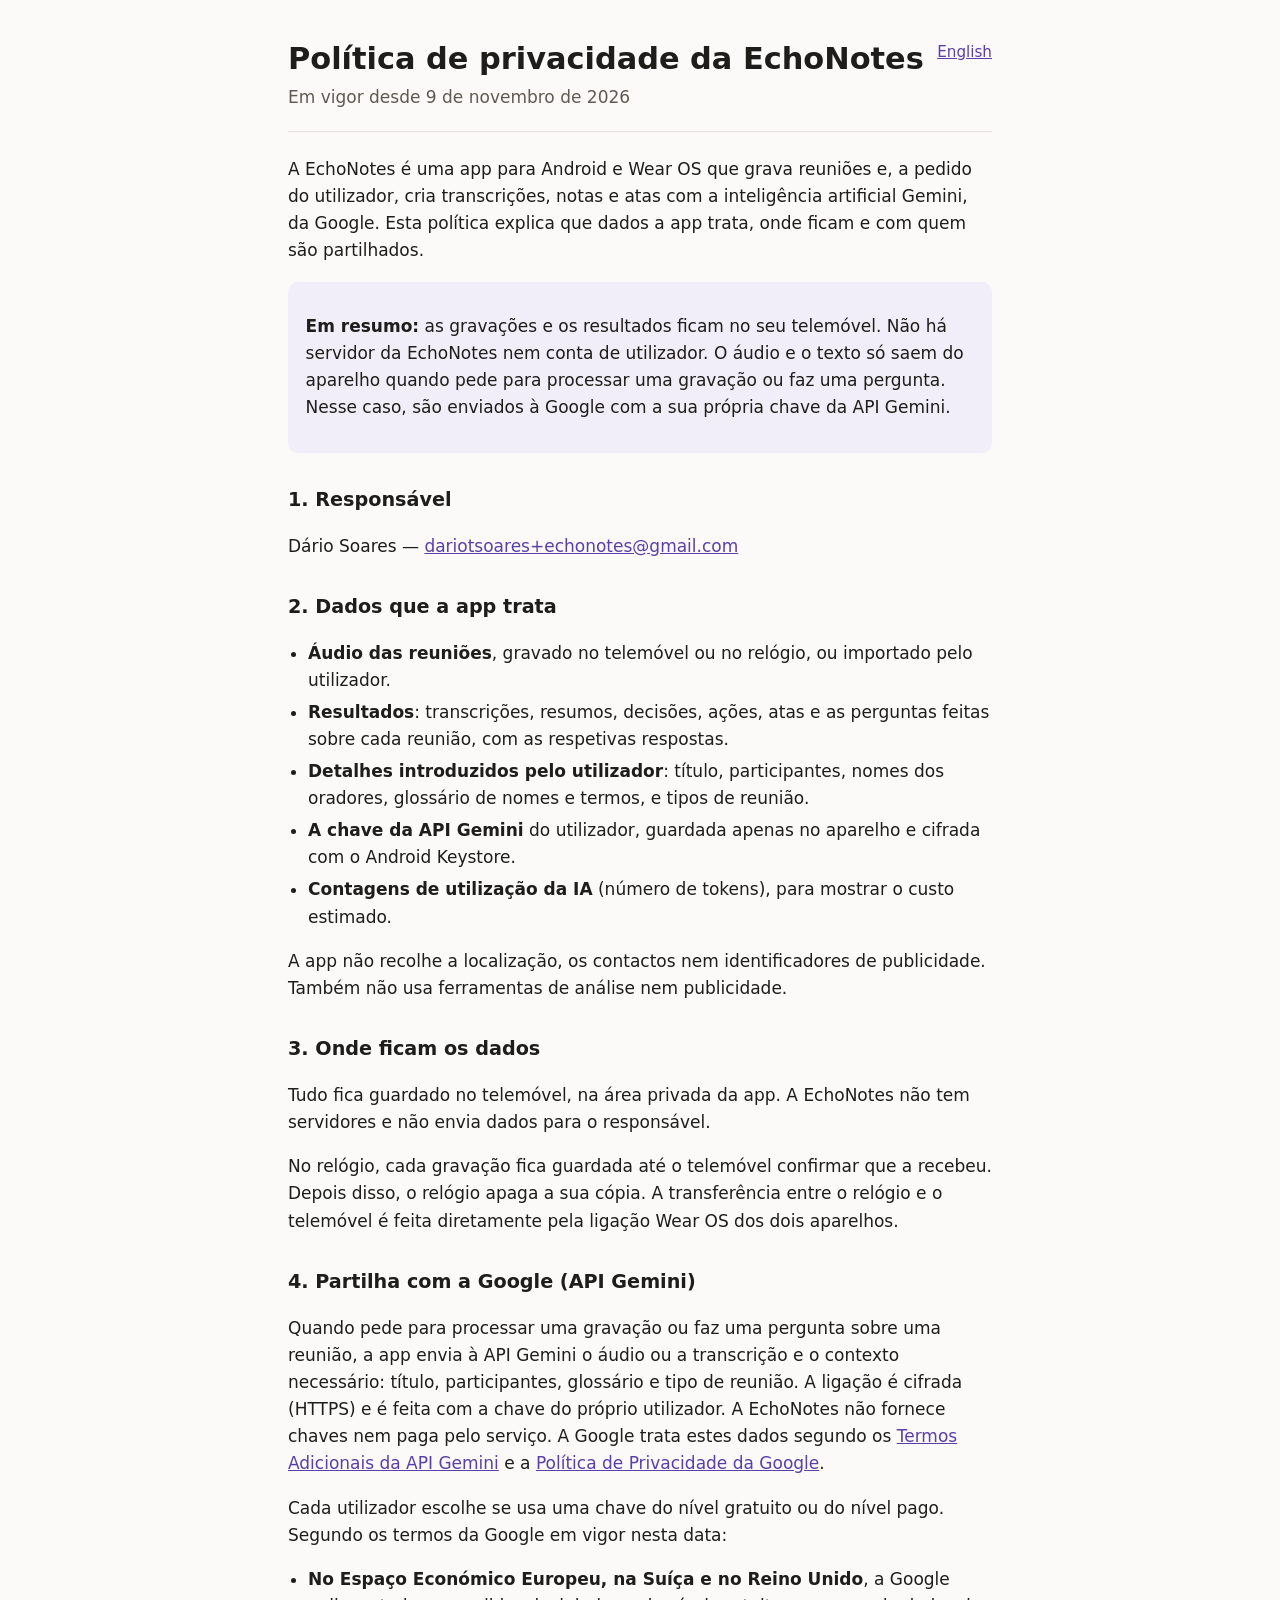
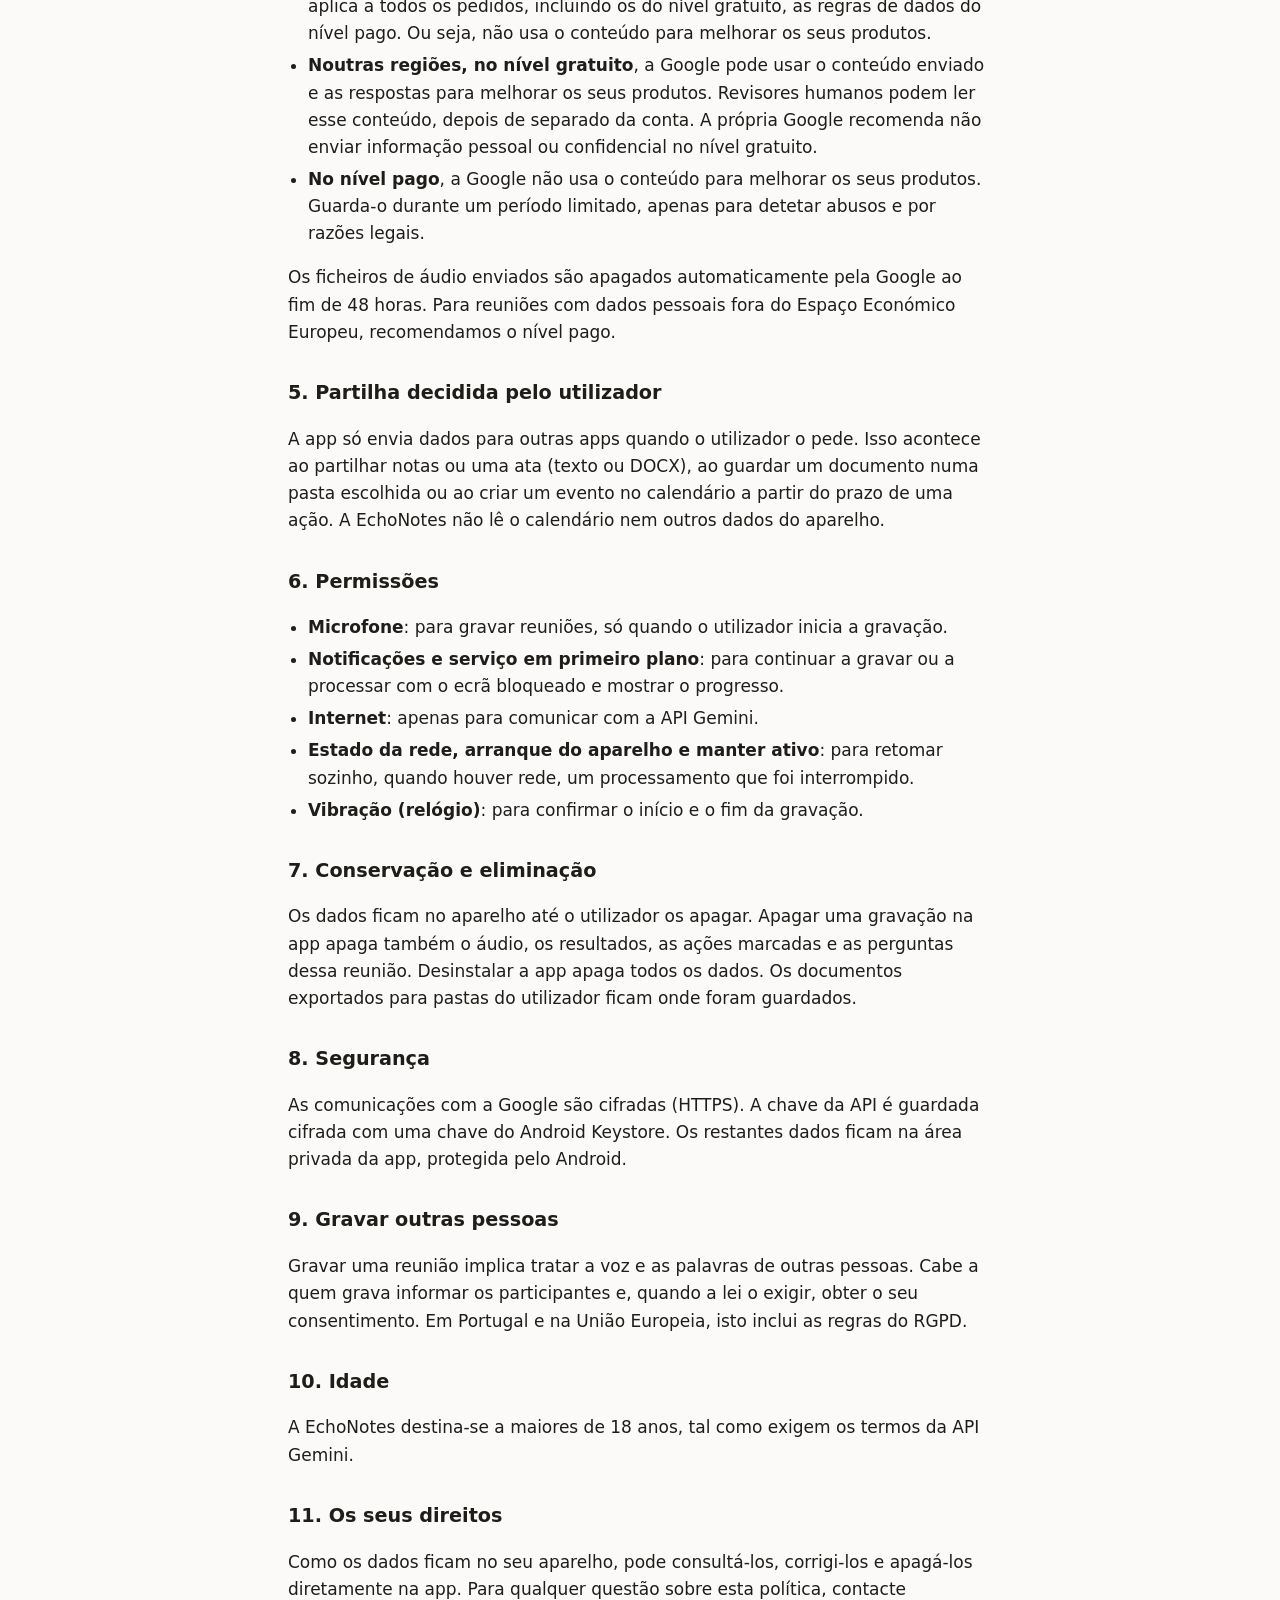
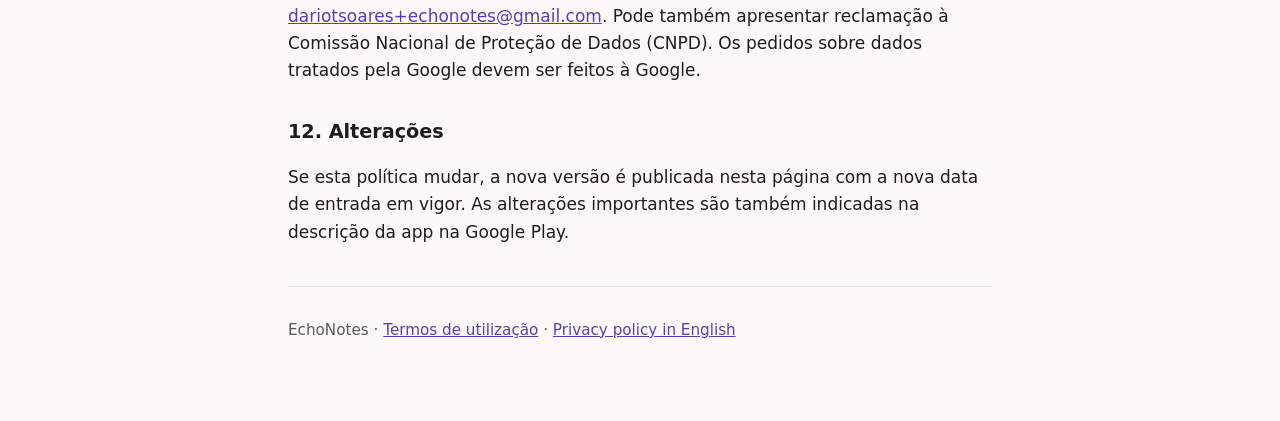
<file: index.html>
<!doctype html>
<html lang="pt-PT">
<head>
<meta charset="utf-8">
<meta name="viewport" content="width=device-width, initial-scale=1">
<title>EchoNotes — Política de privacidade</title>
<meta name="description" content="Política de privacidade da app EchoNotes (Android e Wear OS).">
<link rel="stylesheet" href="style.css">
<link rel="alternate" hreflang="en" href="en.html">
</head>
<body>
<main>
<header>
  <a class="lang" href="en.html" hreflang="en">English</a>
  <h1>Política de privacidade da EchoNotes</h1>
  <p class="meta">Em vigor desde 9 de novembro de 2026</p>
</header>

<p>A EchoNotes é uma app para Android e Wear OS que grava reuniões e, a pedido do utilizador, cria transcrições, notas e atas com a inteligência artificial Gemini, da Google. Esta política explica que dados a app trata, onde ficam e com quem são partilhados.</p>

<div class="box">
  <p><strong>Em resumo:</strong> as gravações e os resultados ficam no seu telemóvel. Não há servidor da EchoNotes nem conta de utilizador. O áudio e o texto só saem do aparelho quando pede para processar uma gravação ou faz uma pergunta. Nesse caso, são enviados à Google com a sua própria chave da API Gemini.</p>
</div>

<h2>1. Responsável</h2>
<p>Dário Soares — <a href="mailto:dariotsoares+echonotes@gmail.com">dariotsoares+echonotes@gmail.com</a></p>

<h2>2. Dados que a app trata</h2>
<ul>
  <li><strong>Áudio das reuniões</strong>, gravado no telemóvel ou no relógio, ou importado pelo utilizador.</li>
  <li><strong>Resultados</strong>: transcrições, resumos, decisões, ações, atas e as perguntas feitas sobre cada reunião, com as respetivas respostas.</li>
  <li><strong>Detalhes introduzidos pelo utilizador</strong>: título, participantes, nomes dos oradores, glossário de nomes e termos, e tipos de reunião.</li>
  <li><strong>A chave da API Gemini</strong> do utilizador, guardada apenas no aparelho e cifrada com o Android Keystore.</li>
  <li><strong>Contagens de utilização da IA</strong> (número de tokens), para mostrar o custo estimado.</li>
</ul>
<p>A app não recolhe a localização, os contactos nem identificadores de publicidade. Também não usa ferramentas de análise nem publicidade.</p>

<h2>3. Onde ficam os dados</h2>
<p>Tudo fica guardado no telemóvel, na área privada da app. A EchoNotes não tem servidores e não envia dados para o responsável.</p>
<p>No relógio, cada gravação fica guardada até o telemóvel confirmar que a recebeu. Depois disso, o relógio apaga a sua cópia. A transferência entre o relógio e o telemóvel é feita diretamente pela ligação Wear OS dos dois aparelhos.</p>

<h2>4. Partilha com a Google (API Gemini)</h2>
<p>Quando pede para processar uma gravação ou faz uma pergunta sobre uma reunião, a app envia à API Gemini o áudio ou a transcrição e o contexto necessário: título, participantes, glossário e tipo de reunião. A ligação é cifrada (HTTPS) e é feita com a chave do próprio utilizador. A EchoNotes não fornece chaves nem paga pelo serviço. A Google trata estes dados segundo os <a href="https://ai.google.dev/gemini-api/terms">Termos Adicionais da API Gemini</a> e a <a href="https://policies.google.com/privacy">Política de Privacidade da Google</a>.</p>
<p>Cada utilizador escolhe se usa uma chave do nível gratuito ou do nível pago. Segundo os termos da Google em vigor nesta data:</p>
<ul>
  <li><strong>No Espaço Económico Europeu, na Suíça e no Reino Unido</strong>, a Google aplica a todos os pedidos, incluindo os do nível gratuito, as regras de dados do nível pago. Ou seja, não usa o conteúdo para melhorar os seus produtos.</li>
  <li><strong>Noutras regiões, no nível gratuito</strong>, a Google pode usar o conteúdo enviado e as respostas para melhorar os seus produtos. Revisores humanos podem ler esse conteúdo, depois de separado da conta. A própria Google recomenda não enviar informação pessoal ou confidencial no nível gratuito.</li>
  <li><strong>No nível pago</strong>, a Google não usa o conteúdo para melhorar os seus produtos. Guarda-o durante um período limitado, apenas para detetar abusos e por razões legais.</li>
</ul>
<p>Os ficheiros de áudio enviados são apagados automaticamente pela Google ao fim de 48 horas. Para reuniões com dados pessoais fora do Espaço Económico Europeu, recomendamos o nível pago.</p>

<h2>5. Partilha decidida pelo utilizador</h2>
<p>A app só envia dados para outras apps quando o utilizador o pede. Isso acontece ao partilhar notas ou uma ata (texto ou DOCX), ao guardar um documento numa pasta escolhida ou ao criar um evento no calendário a partir do prazo de uma ação. A EchoNotes não lê o calendário nem outros dados do aparelho.</p>

<h2>6. Permissões</h2>
<ul>
  <li><strong>Microfone</strong>: para gravar reuniões, só quando o utilizador inicia a gravação.</li>
  <li><strong>Notificações e serviço em primeiro plano</strong>: para continuar a gravar ou a processar com o ecrã bloqueado e mostrar o progresso.</li>
  <li><strong>Internet</strong>: apenas para comunicar com a API Gemini.</li>
  <li><strong>Estado da rede, arranque do aparelho e manter ativo</strong>: para retomar sozinho, quando houver rede, um processamento que foi interrompido.</li>
  <li><strong>Vibração (relógio)</strong>: para confirmar o início e o fim da gravação.</li>
</ul>

<h2>7. Conservação e eliminação</h2>
<p>Os dados ficam no aparelho até o utilizador os apagar. Apagar uma gravação na app apaga também o áudio, os resultados, as ações marcadas e as perguntas dessa reunião. Desinstalar a app apaga todos os dados. Os documentos exportados para pastas do utilizador ficam onde foram guardados.</p>

<h2>8. Segurança</h2>
<p>As comunicações com a Google são cifradas (HTTPS). A chave da API é guardada cifrada com uma chave do Android Keystore. Os restantes dados ficam na área privada da app, protegida pelo Android.</p>

<h2>9. Gravar outras pessoas</h2>
<p>Gravar uma reunião implica tratar a voz e as palavras de outras pessoas. Cabe a quem grava informar os participantes e, quando a lei o exigir, obter o seu consentimento. Em Portugal e na União Europeia, isto inclui as regras do RGPD.</p>

<h2>10. Idade</h2>
<p>A EchoNotes destina-se a maiores de 18 anos, tal como exigem os termos da API Gemini.</p>

<h2>11. Os seus direitos</h2>
<p>Como os dados ficam no seu aparelho, pode consultá-los, corrigi-los e apagá-los diretamente na app. Para qualquer questão sobre esta política, contacte <a href="mailto:dariotsoares+echonotes@gmail.com">dariotsoares+echonotes@gmail.com</a>. Pode também apresentar reclamação à Comissão Nacional de Proteção de Dados (CNPD). Os pedidos sobre dados tratados pela Google devem ser feitos à Google.</p>

<h2>12. Alterações</h2>
<p>Se esta política mudar, a nova versão é publicada nesta página com a nova data de entrada em vigor. As alterações importantes são também indicadas na descrição da app na Google Play.</p>

<footer>
  <p>EchoNotes · <a href="termos.html">Termos de utilização</a> · <a href="en.html" hreflang="en">Privacy policy in English</a></p>
</footer>
</main>
</body>
</html>
</file>
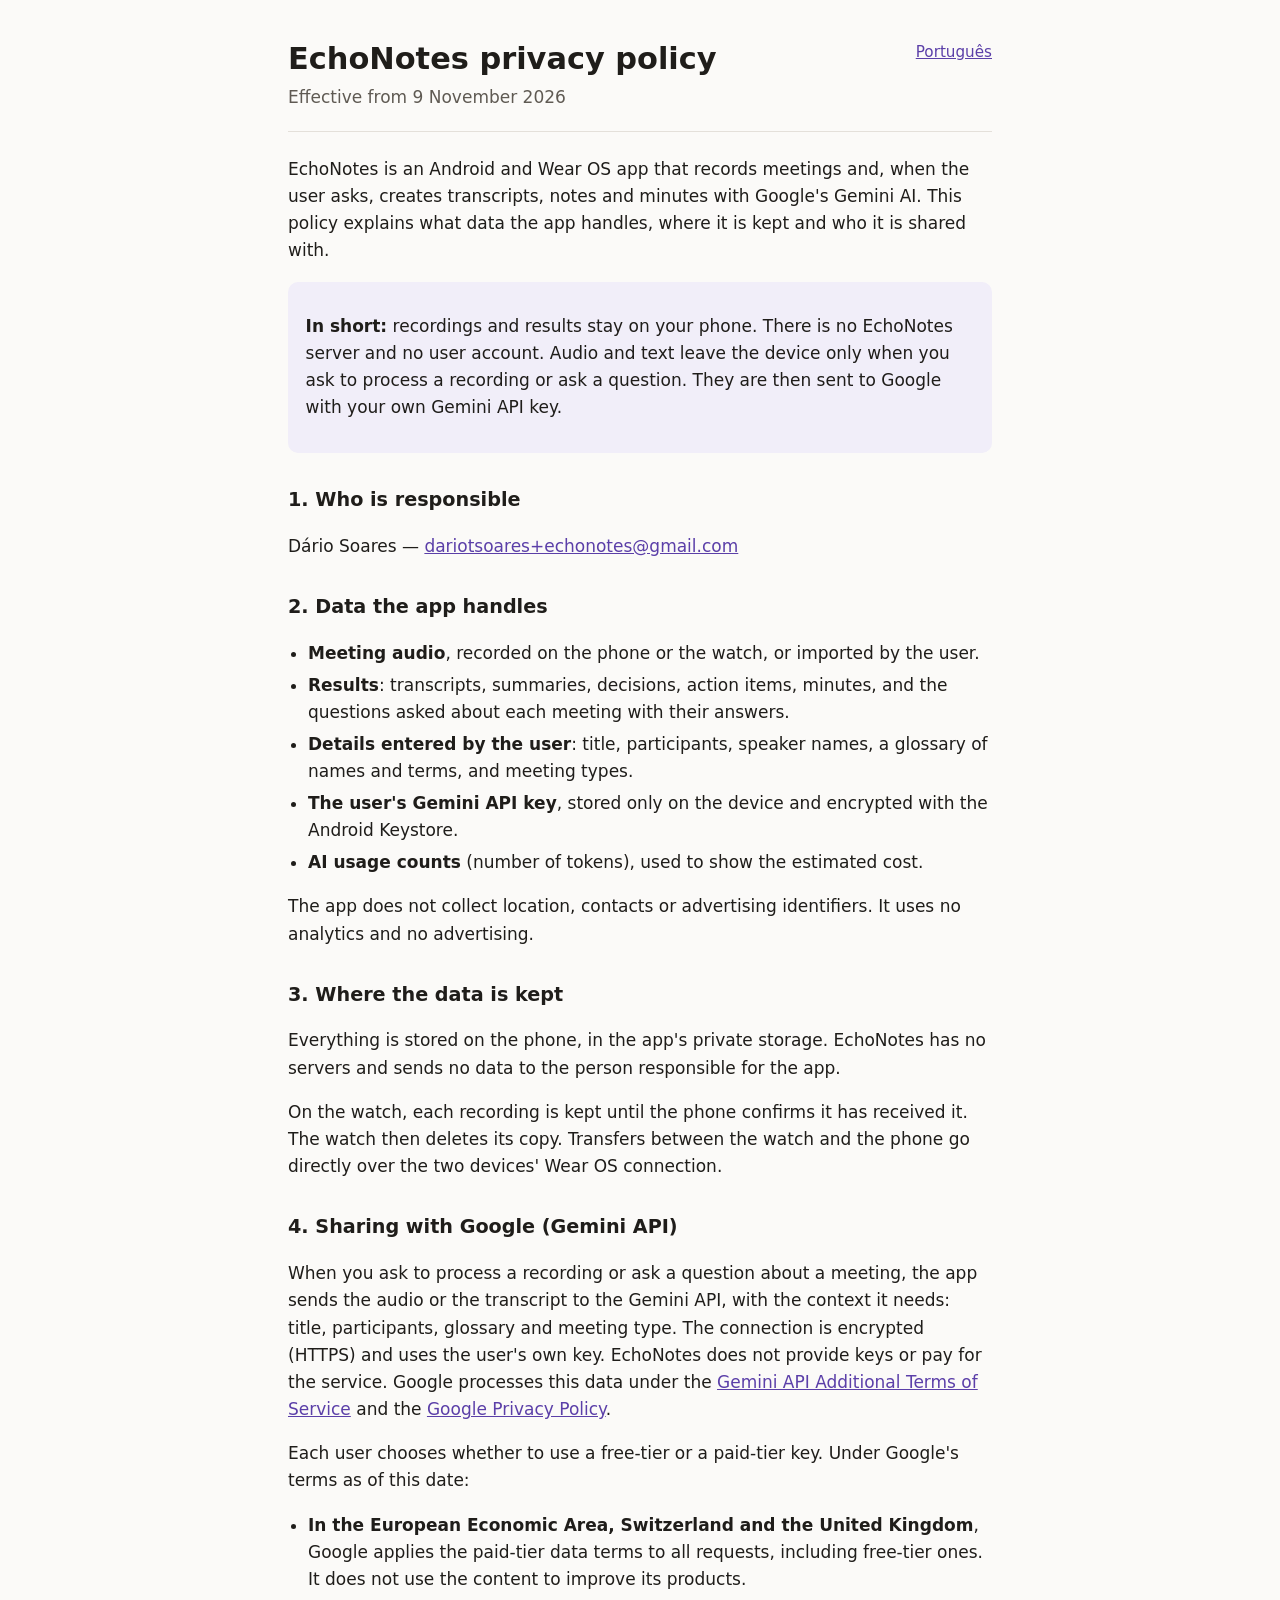
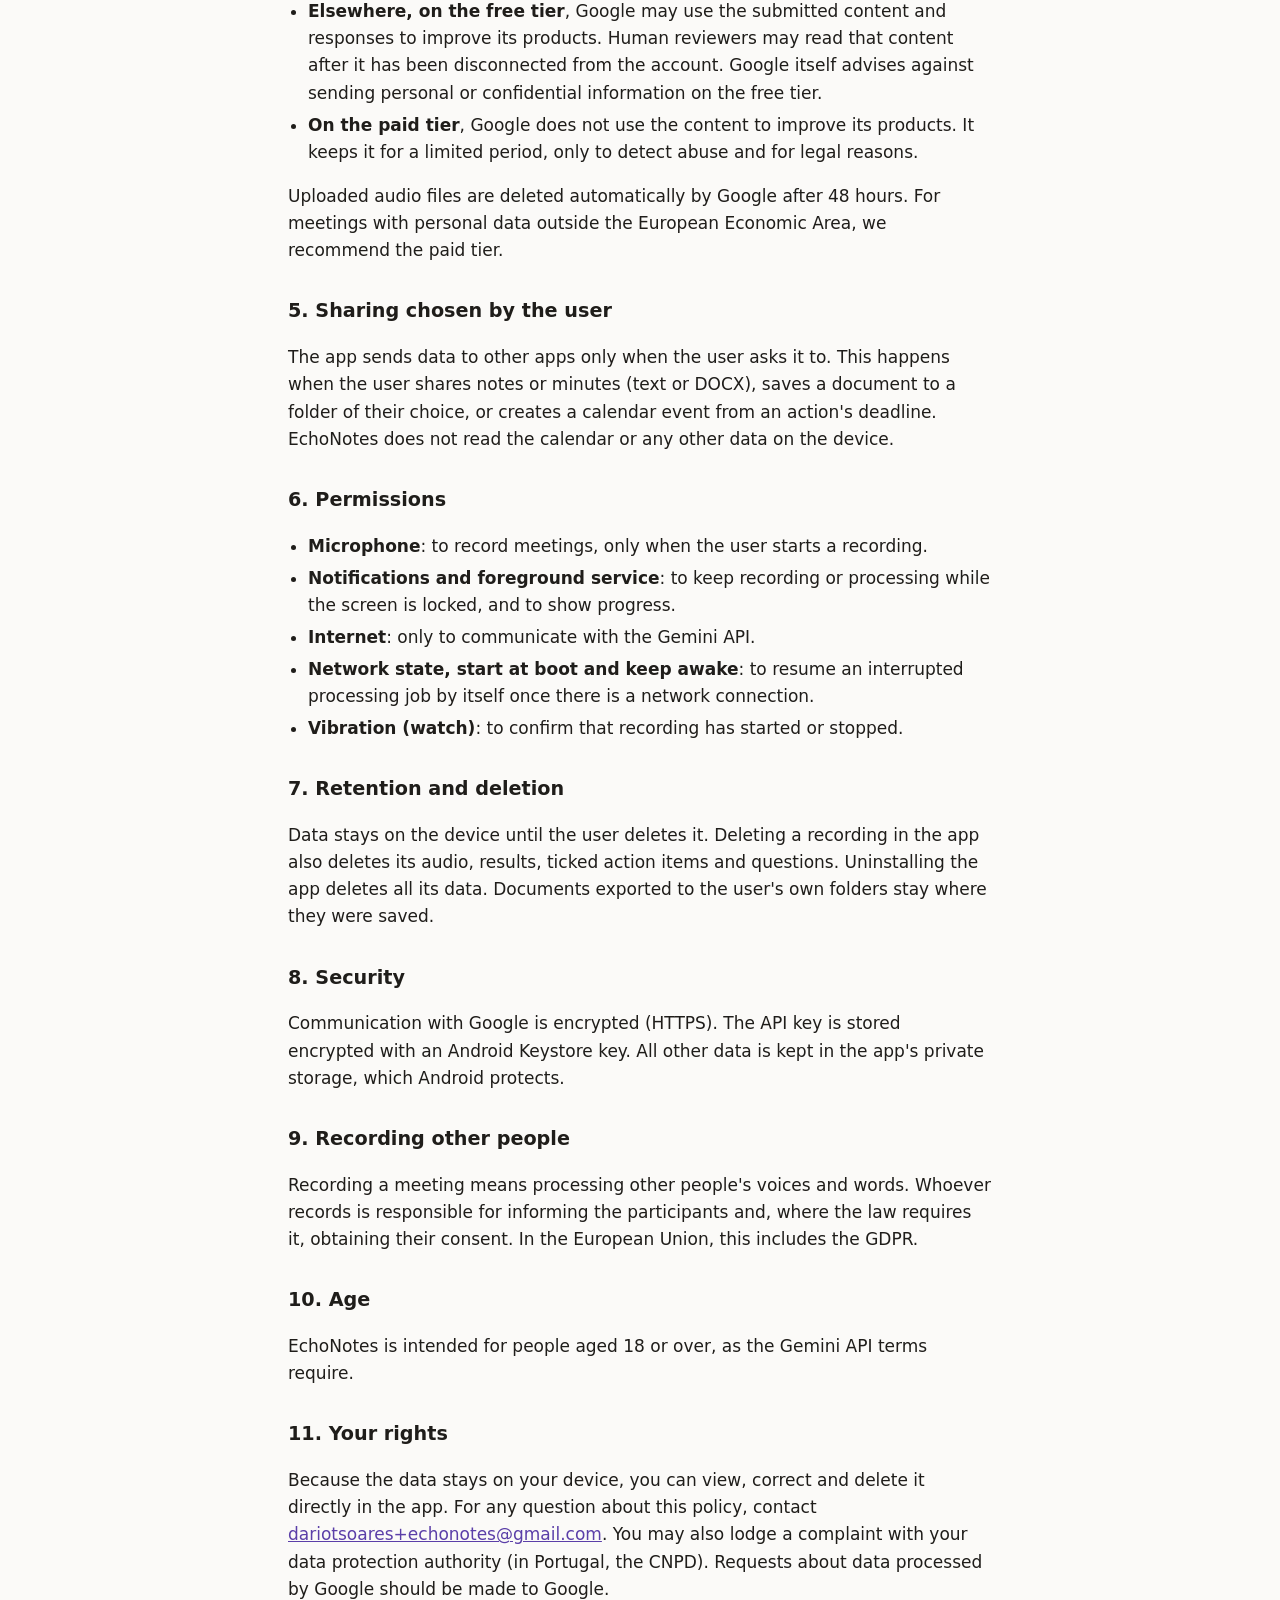
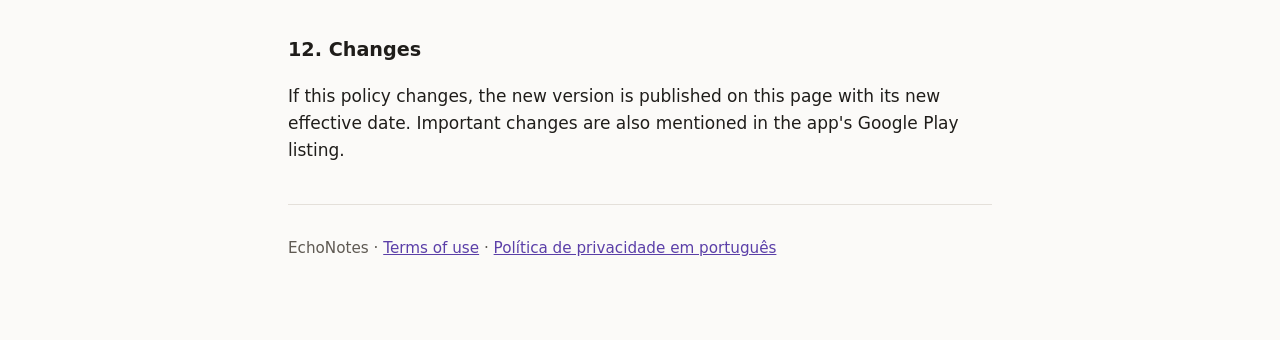
<file: en.html>
<!doctype html>
<html lang="en">
<head>
<meta charset="utf-8">
<meta name="viewport" content="width=device-width, initial-scale=1">
<title>EchoNotes — Privacy policy</title>
<meta name="description" content="Privacy policy of the EchoNotes app (Android and Wear OS).">
<link rel="stylesheet" href="style.css">
<link rel="alternate" hreflang="pt-PT" href="index.html">
</head>
<body>
<main>
<header>
  <a class="lang" href="index.html" hreflang="pt-PT">Português</a>
  <h1>EchoNotes privacy policy</h1>
  <p class="meta">Effective from 9 November 2026</p>
</header>

<p>EchoNotes is an Android and Wear OS app that records meetings and, when the user asks, creates transcripts, notes and minutes with Google's Gemini AI. This policy explains what data the app handles, where it is kept and who it is shared with.</p>

<div class="box">
  <p><strong>In short:</strong> recordings and results stay on your phone. There is no EchoNotes server and no user account. Audio and text leave the device only when you ask to process a recording or ask a question. They are then sent to Google with your own Gemini API key.</p>
</div>

<h2>1. Who is responsible</h2>
<p>Dário Soares — <a href="mailto:dariotsoares+echonotes@gmail.com">dariotsoares+echonotes@gmail.com</a></p>

<h2>2. Data the app handles</h2>
<ul>
  <li><strong>Meeting audio</strong>, recorded on the phone or the watch, or imported by the user.</li>
  <li><strong>Results</strong>: transcripts, summaries, decisions, action items, minutes, and the questions asked about each meeting with their answers.</li>
  <li><strong>Details entered by the user</strong>: title, participants, speaker names, a glossary of names and terms, and meeting types.</li>
  <li><strong>The user's Gemini API key</strong>, stored only on the device and encrypted with the Android Keystore.</li>
  <li><strong>AI usage counts</strong> (number of tokens), used to show the estimated cost.</li>
</ul>
<p>The app does not collect location, contacts or advertising identifiers. It uses no analytics and no advertising.</p>

<h2>3. Where the data is kept</h2>
<p>Everything is stored on the phone, in the app's private storage. EchoNotes has no servers and sends no data to the person responsible for the app.</p>
<p>On the watch, each recording is kept until the phone confirms it has received it. The watch then deletes its copy. Transfers between the watch and the phone go directly over the two devices' Wear OS connection.</p>

<h2>4. Sharing with Google (Gemini API)</h2>
<p>When you ask to process a recording or ask a question about a meeting, the app sends the audio or the transcript to the Gemini API, with the context it needs: title, participants, glossary and meeting type. The connection is encrypted (HTTPS) and uses the user's own key. EchoNotes does not provide keys or pay for the service. Google processes this data under the <a href="https://ai.google.dev/gemini-api/terms">Gemini API Additional Terms of Service</a> and the <a href="https://policies.google.com/privacy">Google Privacy Policy</a>.</p>
<p>Each user chooses whether to use a free-tier or a paid-tier key. Under Google's terms as of this date:</p>
<ul>
  <li><strong>In the European Economic Area, Switzerland and the United Kingdom</strong>, Google applies the paid-tier data terms to all requests, including free-tier ones. It does not use the content to improve its products.</li>
  <li><strong>Elsewhere, on the free tier</strong>, Google may use the submitted content and responses to improve its products. Human reviewers may read that content after it has been disconnected from the account. Google itself advises against sending personal or confidential information on the free tier.</li>
  <li><strong>On the paid tier</strong>, Google does not use the content to improve its products. It keeps it for a limited period, only to detect abuse and for legal reasons.</li>
</ul>
<p>Uploaded audio files are deleted automatically by Google after 48 hours. For meetings with personal data outside the European Economic Area, we recommend the paid tier.</p>

<h2>5. Sharing chosen by the user</h2>
<p>The app sends data to other apps only when the user asks it to. This happens when the user shares notes or minutes (text or DOCX), saves a document to a folder of their choice, or creates a calendar event from an action's deadline. EchoNotes does not read the calendar or any other data on the device.</p>

<h2>6. Permissions</h2>
<ul>
  <li><strong>Microphone</strong>: to record meetings, only when the user starts a recording.</li>
  <li><strong>Notifications and foreground service</strong>: to keep recording or processing while the screen is locked, and to show progress.</li>
  <li><strong>Internet</strong>: only to communicate with the Gemini API.</li>
  <li><strong>Network state, start at boot and keep awake</strong>: to resume an interrupted processing job by itself once there is a network connection.</li>
  <li><strong>Vibration (watch)</strong>: to confirm that recording has started or stopped.</li>
</ul>

<h2>7. Retention and deletion</h2>
<p>Data stays on the device until the user deletes it. Deleting a recording in the app also deletes its audio, results, ticked action items and questions. Uninstalling the app deletes all its data. Documents exported to the user's own folders stay where they were saved.</p>

<h2>8. Security</h2>
<p>Communication with Google is encrypted (HTTPS). The API key is stored encrypted with an Android Keystore key. All other data is kept in the app's private storage, which Android protects.</p>

<h2>9. Recording other people</h2>
<p>Recording a meeting means processing other people's voices and words. Whoever records is responsible for informing the participants and, where the law requires it, obtaining their consent. In the European Union, this includes the GDPR.</p>

<h2>10. Age</h2>
<p>EchoNotes is intended for people aged 18 or over, as the Gemini API terms require.</p>

<h2>11. Your rights</h2>
<p>Because the data stays on your device, you can view, correct and delete it directly in the app. For any question about this policy, contact <a href="mailto:dariotsoares+echonotes@gmail.com">dariotsoares+echonotes@gmail.com</a>. You may also lodge a complaint with your data protection authority (in Portugal, the CNPD). Requests about data processed by Google should be made to Google.</p>

<h2>12. Changes</h2>
<p>If this policy changes, the new version is published on this page with its new effective date. Important changes are also mentioned in the app's Google Play listing.</p>

<footer>
  <p>EchoNotes · <a href="terms.html">Terms of use</a> · <a href="index.html" hreflang="pt-PT">Política de privacidade em português</a></p>
</footer>
</main>
</body>
</html>
</file>
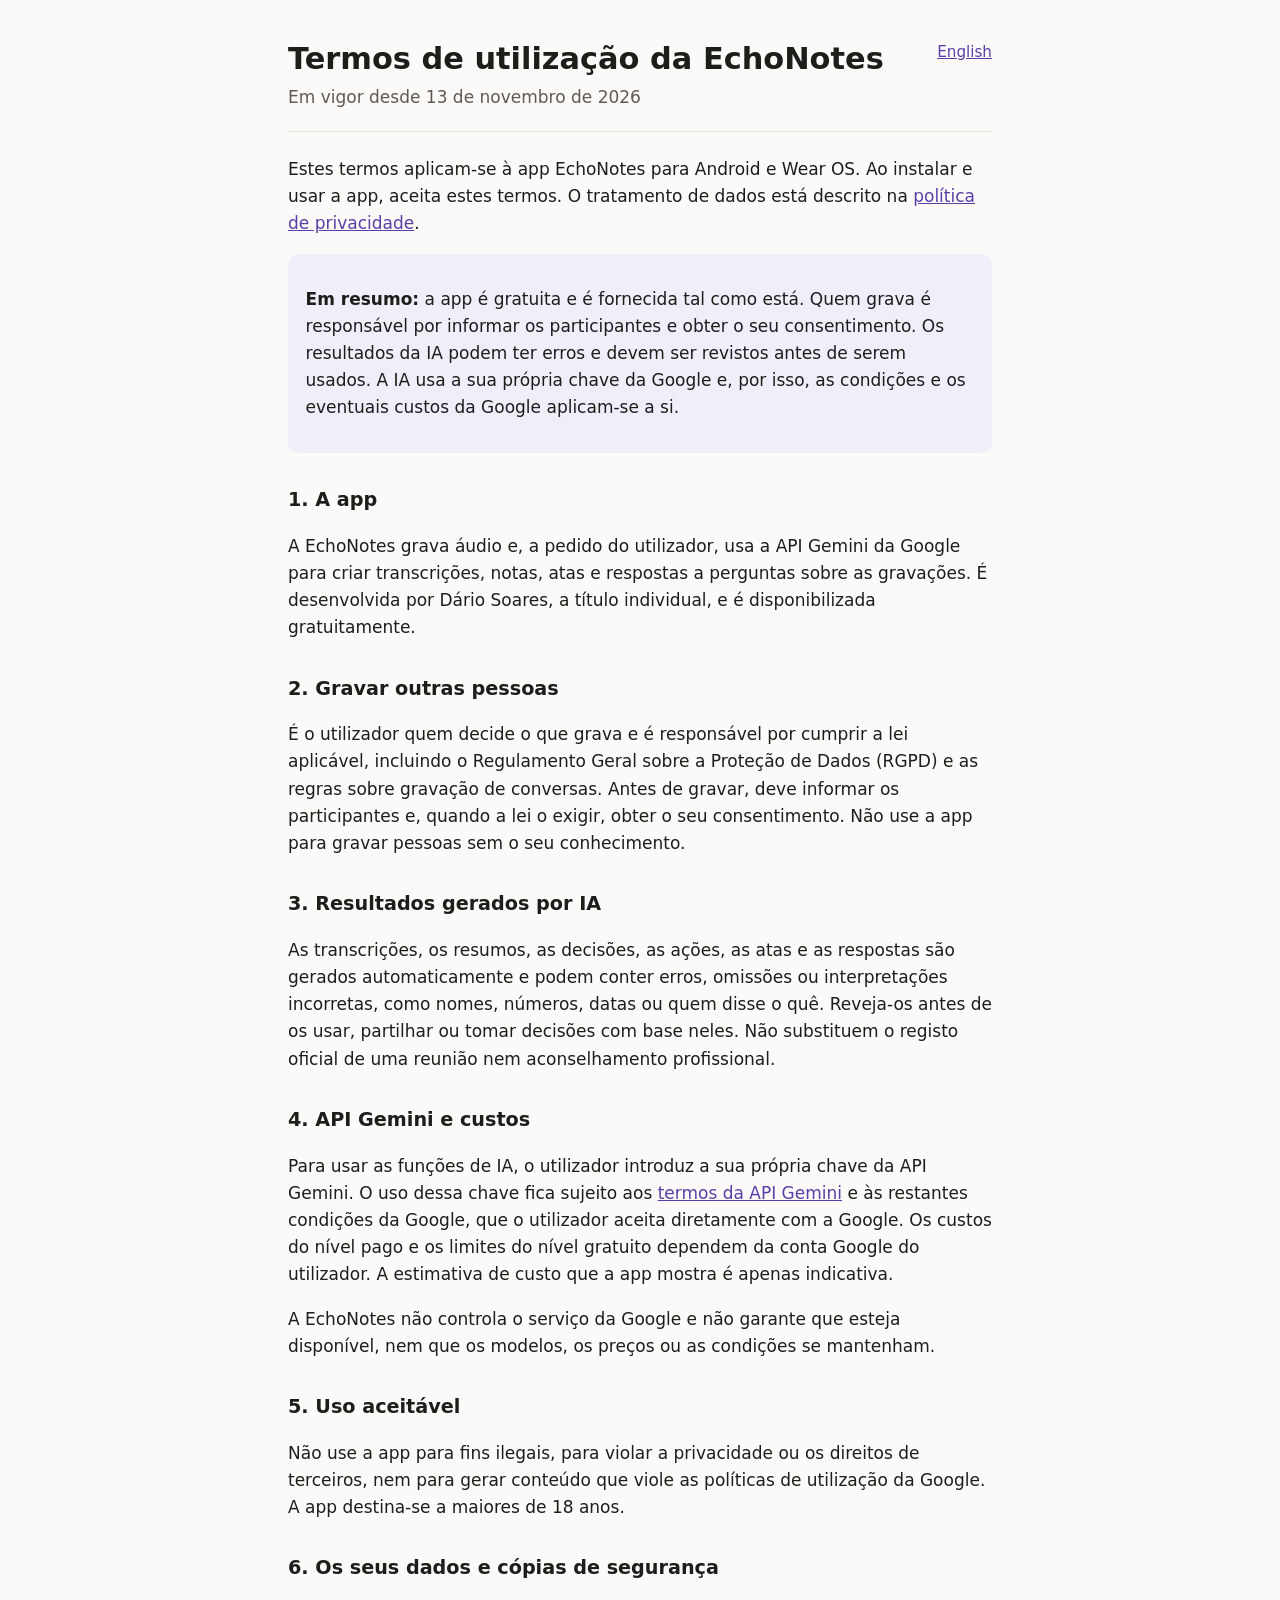
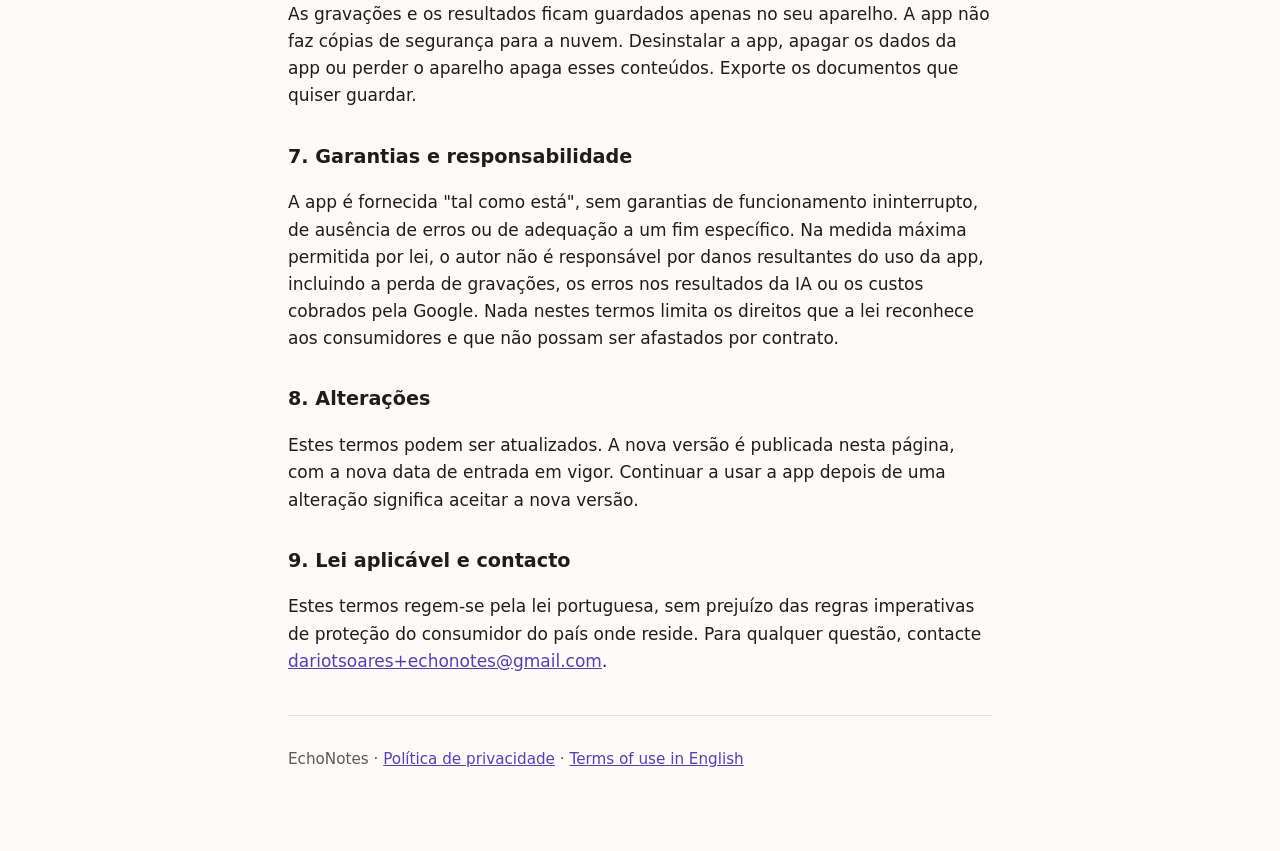
<file: termos.html>
<!doctype html>
<html lang="pt-PT">
<head>
<meta charset="utf-8">
<meta name="viewport" content="width=device-width, initial-scale=1">
<title>EchoNotes — Termos de utilização</title>
<meta name="description" content="Termos de utilização da app EchoNotes (Android e Wear OS).">
<link rel="stylesheet" href="style.css">
<link rel="alternate" hreflang="en" href="terms.html">
</head>
<body>
<main>
<header>
  <a class="lang" href="terms.html" hreflang="en">English</a>
  <h1>Termos de utilização da EchoNotes</h1>
  <p class="meta">Em vigor desde 13 de novembro de 2026</p>
</header>

<p>Estes termos aplicam-se à app EchoNotes para Android e Wear OS. Ao instalar e usar a app, aceita estes termos. O tratamento de dados está descrito na <a href="index.html">política de privacidade</a>.</p>

<div class="box">
  <p><strong>Em resumo:</strong> a app é gratuita e é fornecida tal como está. Quem grava é responsável por informar os participantes e obter o seu consentimento. Os resultados da IA podem ter erros e devem ser revistos antes de serem usados. A IA usa a sua própria chave da Google e, por isso, as condições e os eventuais custos da Google aplicam-se a si.</p>
</div>

<h2>1. A app</h2>
<p>A EchoNotes grava áudio e, a pedido do utilizador, usa a API Gemini da Google para criar transcrições, notas, atas e respostas a perguntas sobre as gravações. É desenvolvida por Dário Soares, a título individual, e é disponibilizada gratuitamente.</p>

<h2>2. Gravar outras pessoas</h2>
<p>É o utilizador quem decide o que grava e é responsável por cumprir a lei aplicável, incluindo o Regulamento Geral sobre a Proteção de Dados (RGPD) e as regras sobre gravação de conversas. Antes de gravar, deve informar os participantes e, quando a lei o exigir, obter o seu consentimento. Não use a app para gravar pessoas sem o seu conhecimento.</p>

<h2>3. Resultados gerados por IA</h2>
<p>As transcrições, os resumos, as decisões, as ações, as atas e as respostas são gerados automaticamente e podem conter erros, omissões ou interpretações incorretas, como nomes, números, datas ou quem disse o quê. Reveja-os antes de os usar, partilhar ou tomar decisões com base neles. Não substituem o registo oficial de uma reunião nem aconselhamento profissional.</p>

<h2>4. API Gemini e custos</h2>
<p>Para usar as funções de IA, o utilizador introduz a sua própria chave da API Gemini. O uso dessa chave fica sujeito aos <a href="https://ai.google.dev/gemini-api/terms">termos da API Gemini</a> e às restantes condições da Google, que o utilizador aceita diretamente com a Google. Os custos do nível pago e os limites do nível gratuito dependem da conta Google do utilizador. A estimativa de custo que a app mostra é apenas indicativa.</p>
<p>A EchoNotes não controla o serviço da Google e não garante que esteja disponível, nem que os modelos, os preços ou as condições se mantenham.</p>

<h2>5. Uso aceitável</h2>
<p>Não use a app para fins ilegais, para violar a privacidade ou os direitos de terceiros, nem para gerar conteúdo que viole as políticas de utilização da Google. A app destina-se a maiores de 18 anos.</p>

<h2>6. Os seus dados e cópias de segurança</h2>
<p>As gravações e os resultados ficam guardados apenas no seu aparelho. A app não faz cópias de segurança para a nuvem. Desinstalar a app, apagar os dados da app ou perder o aparelho apaga esses conteúdos. Exporte os documentos que quiser guardar.</p>

<h2>7. Garantias e responsabilidade</h2>
<p>A app é fornecida "tal como está", sem garantias de funcionamento ininterrupto, de ausência de erros ou de adequação a um fim específico. Na medida máxima permitida por lei, o autor não é responsável por danos resultantes do uso da app, incluindo a perda de gravações, os erros nos resultados da IA ou os custos cobrados pela Google. Nada nestes termos limita os direitos que a lei reconhece aos consumidores e que não possam ser afastados por contrato.</p>

<h2>8. Alterações</h2>
<p>Estes termos podem ser atualizados. A nova versão é publicada nesta página, com a nova data de entrada em vigor. Continuar a usar a app depois de uma alteração significa aceitar a nova versão.</p>

<h2>9. Lei aplicável e contacto</h2>
<p>Estes termos regem-se pela lei portuguesa, sem prejuízo das regras imperativas de proteção do consumidor do país onde reside. Para qualquer questão, contacte <a href="mailto:dariotsoares+echonotes@gmail.com">dariotsoares+echonotes@gmail.com</a>.</p>

<footer>
  <p>EchoNotes · <a href="index.html">Política de privacidade</a> · <a href="terms.html" hreflang="en">Terms of use in English</a></p>
</footer>
</main>
</body>
</html>
</file>
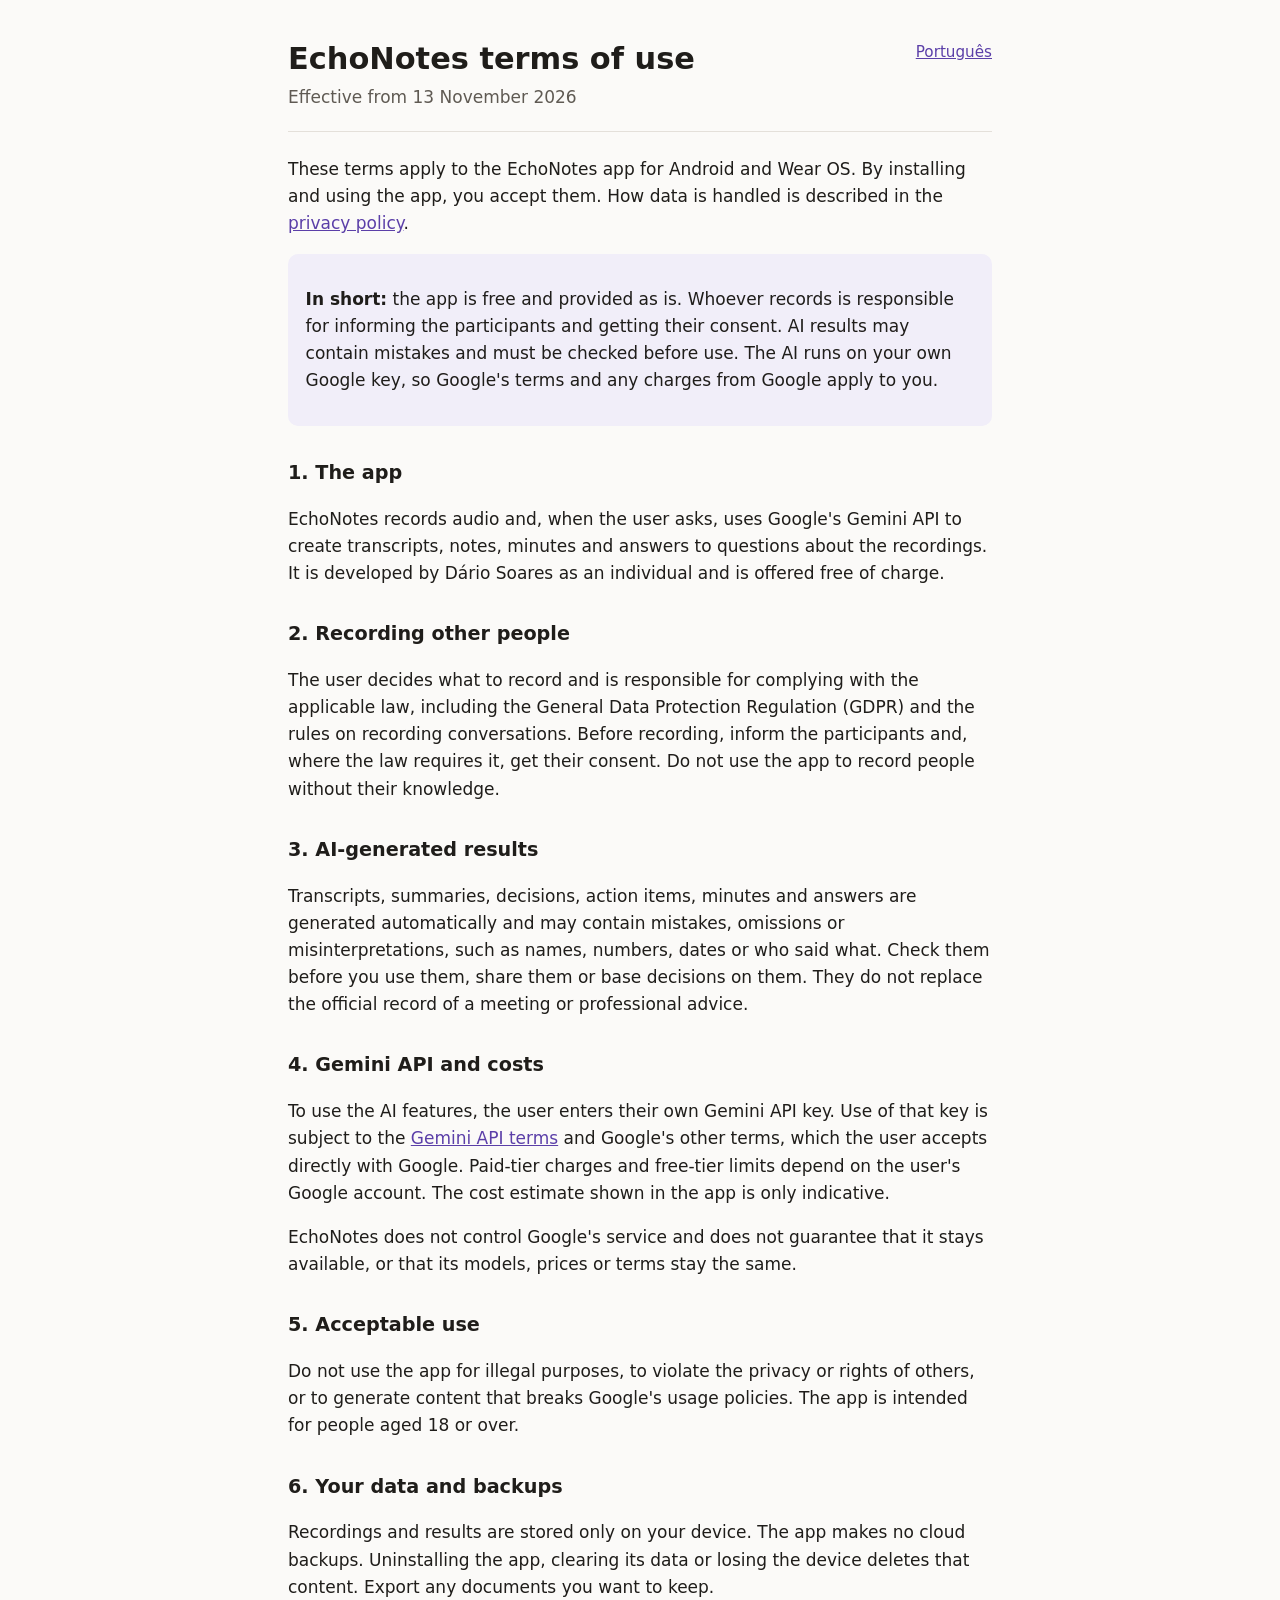
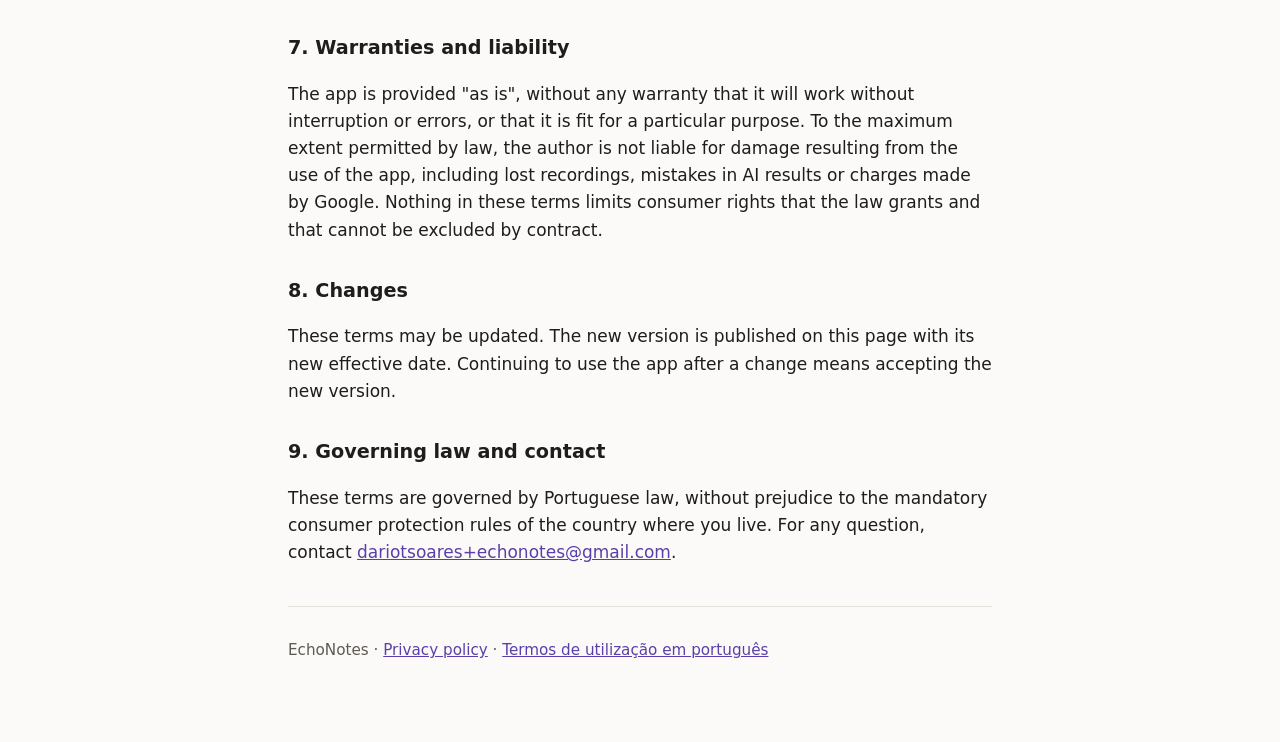
<file: terms.html>
<!doctype html>
<html lang="en">
<head>
<meta charset="utf-8">
<meta name="viewport" content="width=device-width, initial-scale=1">
<title>EchoNotes — Terms of use</title>
<meta name="description" content="Terms of use of the EchoNotes app (Android and Wear OS).">
<link rel="stylesheet" href="style.css">
<link rel="alternate" hreflang="pt-PT" href="termos.html">
</head>
<body>
<main>
<header>
  <a class="lang" href="termos.html" hreflang="pt-PT">Português</a>
  <h1>EchoNotes terms of use</h1>
  <p class="meta">Effective from 13 November 2026</p>
</header>

<p>These terms apply to the EchoNotes app for Android and Wear OS. By installing and using the app, you accept them. How data is handled is described in the <a href="en.html">privacy policy</a>.</p>

<div class="box">
  <p><strong>In short:</strong> the app is free and provided as is. Whoever records is responsible for informing the participants and getting their consent. AI results may contain mistakes and must be checked before use. The AI runs on your own Google key, so Google's terms and any charges from Google apply to you.</p>
</div>

<h2>1. The app</h2>
<p>EchoNotes records audio and, when the user asks, uses Google's Gemini API to create transcripts, notes, minutes and answers to questions about the recordings. It is developed by Dário Soares as an individual and is offered free of charge.</p>

<h2>2. Recording other people</h2>
<p>The user decides what to record and is responsible for complying with the applicable law, including the General Data Protection Regulation (GDPR) and the rules on recording conversations. Before recording, inform the participants and, where the law requires it, get their consent. Do not use the app to record people without their knowledge.</p>

<h2>3. AI-generated results</h2>
<p>Transcripts, summaries, decisions, action items, minutes and answers are generated automatically and may contain mistakes, omissions or misinterpretations, such as names, numbers, dates or who said what. Check them before you use them, share them or base decisions on them. They do not replace the official record of a meeting or professional advice.</p>

<h2>4. Gemini API and costs</h2>
<p>To use the AI features, the user enters their own Gemini API key. Use of that key is subject to the <a href="https://ai.google.dev/gemini-api/terms">Gemini API terms</a> and Google's other terms, which the user accepts directly with Google. Paid-tier charges and free-tier limits depend on the user's Google account. The cost estimate shown in the app is only indicative.</p>
<p>EchoNotes does not control Google's service and does not guarantee that it stays available, or that its models, prices or terms stay the same.</p>

<h2>5. Acceptable use</h2>
<p>Do not use the app for illegal purposes, to violate the privacy or rights of others, or to generate content that breaks Google's usage policies. The app is intended for people aged 18 or over.</p>

<h2>6. Your data and backups</h2>
<p>Recordings and results are stored only on your device. The app makes no cloud backups. Uninstalling the app, clearing its data or losing the device deletes that content. Export any documents you want to keep.</p>

<h2>7. Warranties and liability</h2>
<p>The app is provided "as is", without any warranty that it will work without interruption or errors, or that it is fit for a particular purpose. To the maximum extent permitted by law, the author is not liable for damage resulting from the use of the app, including lost recordings, mistakes in AI results or charges made by Google. Nothing in these terms limits consumer rights that the law grants and that cannot be excluded by contract.</p>

<h2>8. Changes</h2>
<p>These terms may be updated. The new version is published on this page with its new effective date. Continuing to use the app after a change means accepting the new version.</p>

<h2>9. Governing law and contact</h2>
<p>These terms are governed by Portuguese law, without prejudice to the mandatory consumer protection rules of the country where you live. For any question, contact <a href="mailto:dariotsoares+echonotes@gmail.com">dariotsoares+echonotes@gmail.com</a>.</p>

<footer>
  <p>EchoNotes · <a href="en.html">Privacy policy</a> · <a href="termos.html" hreflang="pt-PT">Termos de utilização em português</a></p>
</footer>
</main>
</body>
</html>
</file>
<file: style.css>
:root {
  --bg: #fbfaf8;
  --text: #1f1d1a;
  --muted: #5f5a53;
  --accent: #5b3fa8;
  --rule: #e4e0da;
  --box: #f1eef9;
}
@media (prefers-color-scheme: dark) {
  :root {
    --bg: #161514;
    --text: #ece9e4;
    --muted: #a9a399;
    --accent: #b9a6ef;
    --rule: #34312d;
    --box: #241f33;
  }
}
* { box-sizing: border-box; }
body {
  margin: 0;
  background: var(--bg);
  color: var(--text);
  font: 17px/1.6 system-ui, -apple-system, "Segoe UI", Roboto, sans-serif;
}
main { max-width: 46rem; margin: 0 auto; padding: 2.5rem 1rem 4rem; }
header { border-bottom: 1px solid var(--rule); padding-bottom: 1.25rem; margin-bottom: 1.5rem; }
h1 { font-size: 1.9rem; line-height: 1.25; margin: 0 0 .35rem; }
h2 { font-size: 1.2rem; margin: 2rem 0 .5rem; }
p, li { max-width: 68ch; }
ul { padding-left: 1.25rem; }
li { margin: .3rem 0; }
a { color: var(--accent); }
.meta { color: var(--muted); margin: 0; }
.lang { float: right; font-size: .95rem; }
.box { background: var(--box); border-radius: 10px; padding: .9rem 1.1rem; margin: 1rem 0; }
footer { border-top: 1px solid var(--rule); margin-top: 2.5rem; padding-top: 1rem; color: var(--muted); font-size: .95rem; }
</file>
